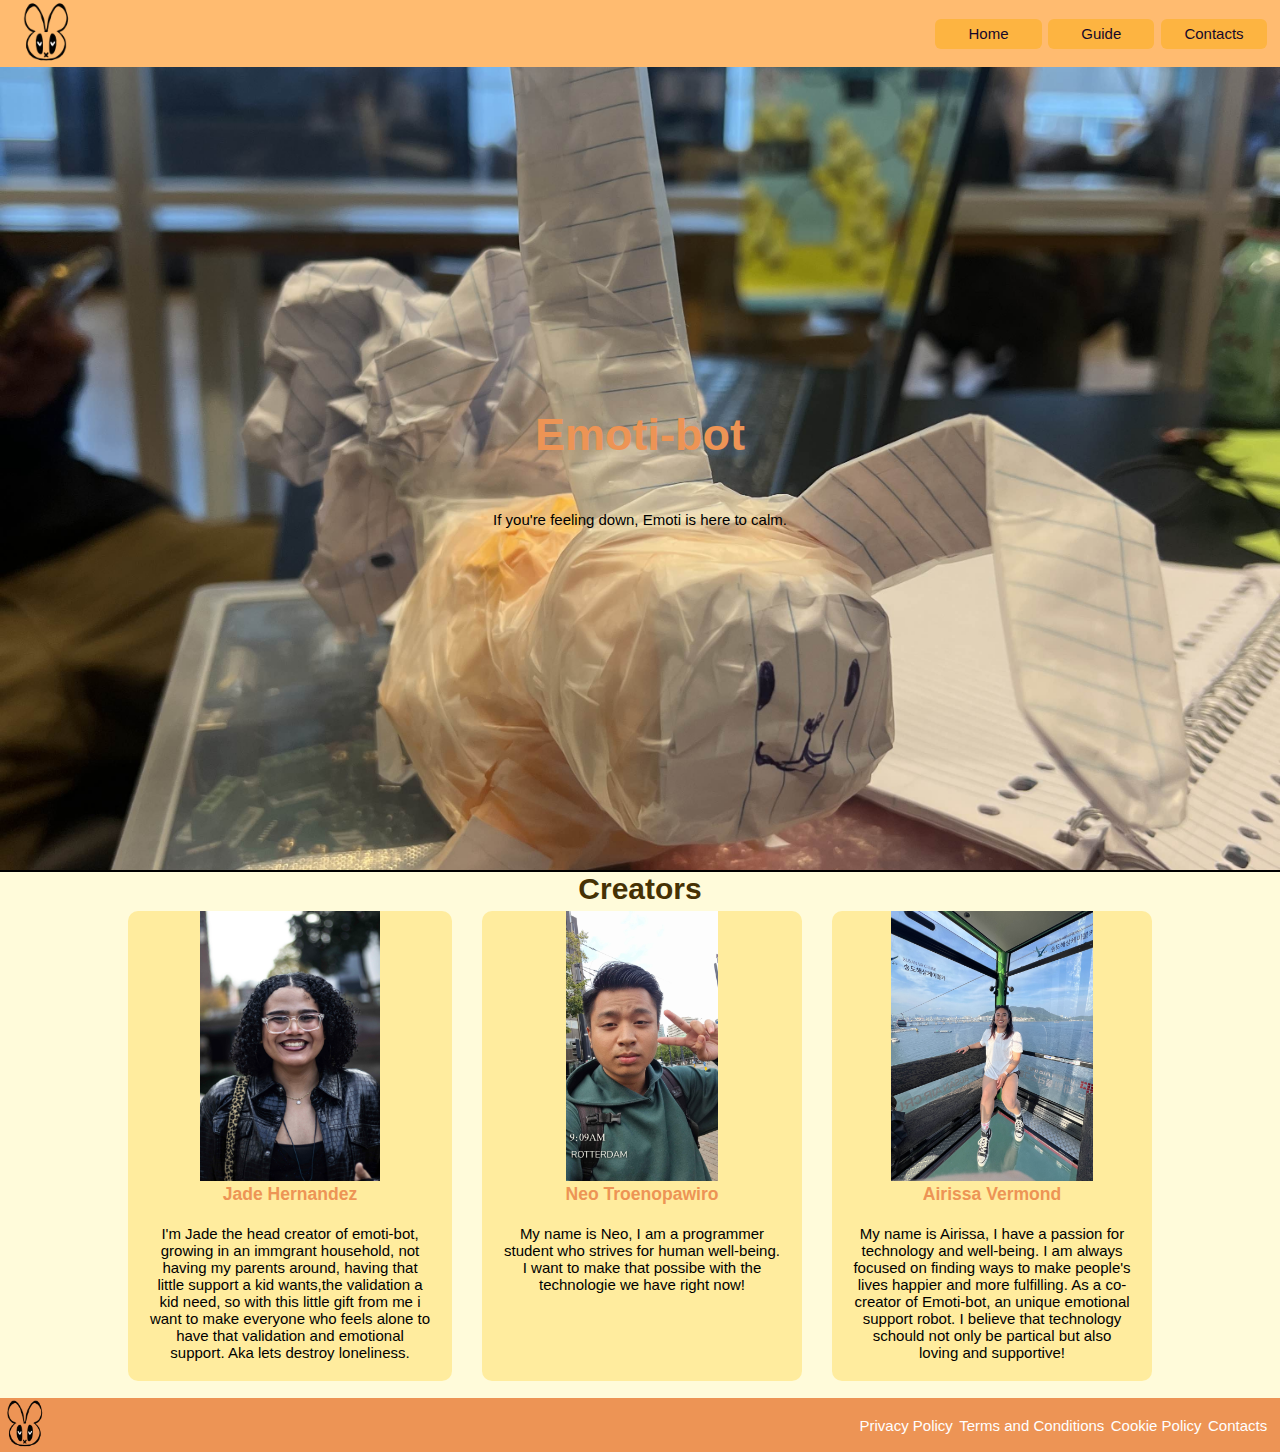
<file: index.html>
<!DOCTYPE html>
<html lang="en">

<head>
    <meta charset="UTF-8">
    <meta name="viewport" content="width=device-width, initial-scale=1.0">
    <title>Emoti-bot</title>
    <link rel="stylesheet" href="./CSS/style.css">

</head>

<body>
    <nav>

        <div class="logo">
            <img src="img/logo.png" alt="logo">
        </div>
        <div class="links">
            <div class="a-center">
                <a href="index.html">Home</a>
            </div>
            <div class="a-center">
                <a href="guide.html">Guide</a>
            </div>
            <div class="a-center">
                <a href="contacts.html">Contacts</a>
            </div>
        </div>

    </nav>

    <header id="header-index">
        <h1> Emoti-bot </h1>
        <p> If you're feeling down, Emoti is here to calm. </p>
    </header>

    <main>

        <h2> Creators</h2>

        <section class="creators">

            <div class="articles">
                <div class="creator-img">
                    <img src="img/Jade.jpg" alt="Jade">
                </div>
                <div class="creator-h3">
                    <h3>Jade Hernandez</h3>
                </div>
                <div class="ceator-p">
                    <p>
                        I'm Jade the head creator of emoti-bot, growing in an immgrant household, not having my parents
                        around, having that little support a kid wants,the validation a kid need, so with this little
                        gift from
                        me i want to make everyone who feels alone to have that validation and emotional support. Aka
                        lets destroy loneliness.
                    </p>
                </div>
            </div>


            <div class="articles">

                <div class="creator-img">
                    <img src="img/Neo2.jpg" alt="Neo">
                </div>
                <div class="creator-h3">
                    <h3> Neo Troenopawiro</h3>
                </div>
                <div class="ceator-p">
                    <p> My name is Neo, I am a programmer student who strives for human well-being. I want to make that
                        possibe
                        with
                        the technologie we have right now!
                    </p>
                </div>

            </div>

            <div class="articles">
                <div class="creator-img">
                    <img src="img/Airissa-foto.jpg" alt="Airissa">
                </div>
                <div class="creator-h3">
                    <h3> Airissa Vermond</h3>
                </div>
                <div class="ceator-p">
                    <p> My name is Airissa, I have a passion for technology and well-being. I am always focused on
                        finding
                        ways
                        to
                        make people's lives happier and more fulfilling. As a co-creator of Emoti-bot, an unique
                        emotional
                        support
                        robot. I believe that technology schould not only be partical but also loving and supportive!
                    </p>
                </div>
            </div>
        </section>

    </main>
    <br> <!--  kan met padding of margin -->
    <footer>

            <div class="logo-footer">
                <img src="img/logo.png" alt="logo">
            </div>
            <div class="links-footer">
                <div class="a-center-footer">
                    <a href="privacy">Privacy Policy</a>
                </div>
                <div class="a-center-footer">
                    <a href="Terms">Terms and Conditions</a>
                </div>
                <div class="a-center-footer">
                    <a href="cookie">Cookie Policy</a>
                </div>
                <div class="a-center-footer">
                    <a href="contacts.html">Contacts</a>
                </div>
            </div>

    </footer>
</body>

</html>
</file>
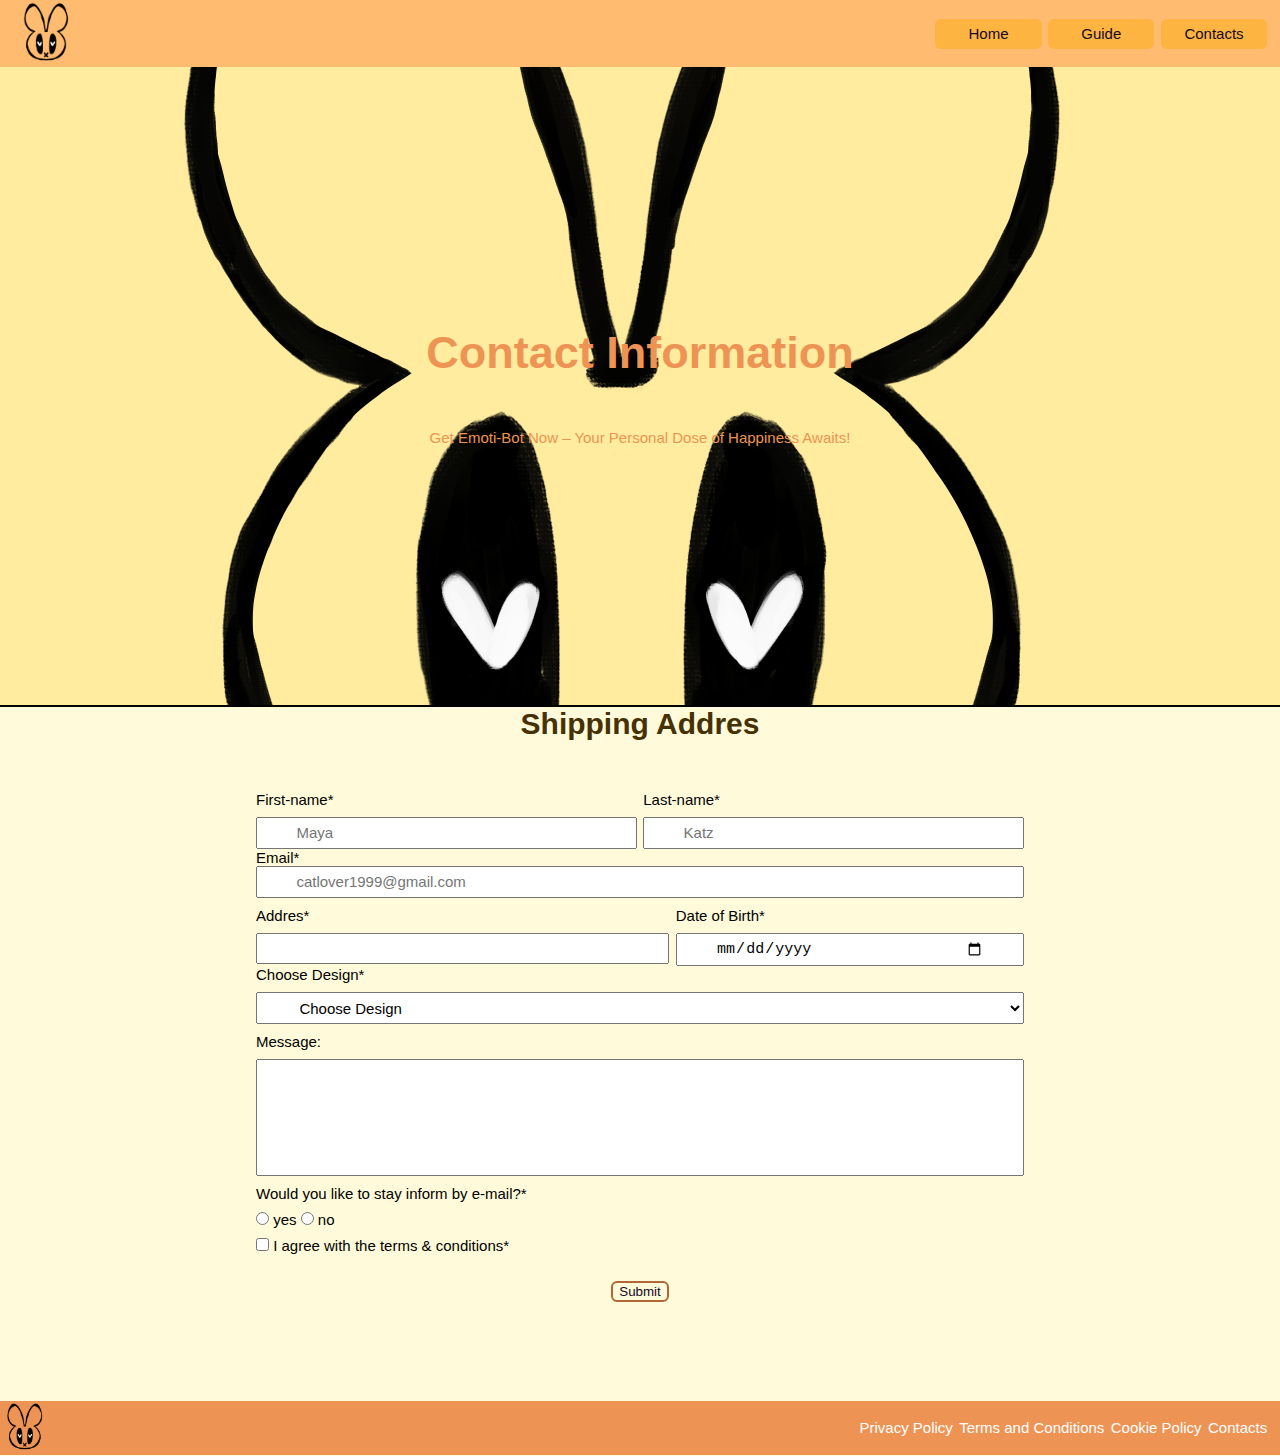
<file: contacts.html>
<!DOCTYPE html>
<html lang="en">

<head>
    <meta charset="UTF-8">
    <meta name="viewport" content="width=device-width, initial-scale=1.0">
    <title>Emoti-bot</title>
    <link rel="stylesheet" href="./CSS/style.css">

</head>

<body>
    <nav>

        <div class="logo">
            <img src="img/logo.png" alt="logo">
        </div>
        <div class="links">
            <div class="a-center">
                <a href="index.html">Home</a>
            </div>
            <div class="a-center">
                <a href="guide.html">Guide</a>
            </div>
            <div class="a-center">
                <a href="contacts.html">Contacts</a>
            </div>
        </div>

    </nav>
    <header id="header-contacts">
        <h1>Contact Information</h1>
        <p>Get Emoti-Bot Now – Your Personal Dose of Happiness Awaits!</p>
    </header>

    <main>

        <h2 class="Form">Shipping Addres</h2>
        <form action="thank-you.html">
            <div class="form">
                <div class="form-row">
                    <div class="form-column">
                        <label for="first-name"> First-name*</label>
                        <input type="text" name="first-name" id="first-name" placeholder="Maya" required>
                    </div>
                    <div class="form-column">
                        <label for="last-name">Last-name*</label>
                        <input type="text" name="last-name" id="last-name" placeholder="Katz" required>
                    </div>
                </div>
                <div class="form-row-email">
                    <label for="email">Email*</label>
                    <input type="email" id="email" name="email" placeholder="catlover1999@gmail.com" required>
                </div>
                <div class="form-row">
                    <div class="form-column">
                        <label for="addres">Addres*</label>
                        <input type="text" name="addres" id="addres" required>
                    </div>
                    <div class="form-column">
                        <label for="dob">Date of Birth*</label>
                        <input type="date" id="dob" name="dob" required>
                    </div>
                </div>
                <div class="form-column">
                    <label for="cat">Choose Design*</label>
                    <select id="cat" name="cat" required>
                        <option value="" disabled selected>Choose Design</option>
                        <option value="Sphynx">Cat</option>
                        <option value="Orange-Cat">Bunny</option>
                        <option value="mainCoon">Turtle</option>
                    </select>
                    <label for="message">Message:</label>
                    <input type="text" name="message" id="message">
                </div>
                <div class="form-column">
                    <div class="form-column-last">
                        <label for="catlover">Would you like to stay inform by e-mail?*
                        </label>
                        <div class="form-row-last">
                            <input type="radio" id="catlover" name="lovingcats" value="catlover">
                            <label for="catlover">yes</label>
                            <input type="radio" id="cathater" name="lovingcats" value="cathater">
                            <label for="cathater">no</label>
                        </div>
                    </div>
                    <div class="form-row-last">
                        <input type="checkbox" id="terms&conditions" name="terms&conditions" value="terms&conditions"
                            required>
                        <label for="cat"> I agree with the terms & conditions*</label>
                    </div>
                </div>
                <div class="form-button">
                    <button type="submit" id="form-button">Submit</button>
                </div>
            </div>
        </form>
    </main>

    <footer>

        <div class="logo-footer">
            <img src="img/logo.png" alt="logo">
        </div>
        <div class="links-footer">
            <div class="a-center-footer">
                <a href="privacy">Privacy Policy</a>
            </div>
            <div class="a-center-footer">
                <a href="Terms">Terms and Conditions</a>
            </div>
            <div class="a-center-footer">
                <a href="cookie">Cookie Policy</a>
            </div>
            <div class="a-center-footer">
                <a href="contacts.html">Contacts</a>
            </div>
        </div>

</footer>
</body>

</html>
</file>
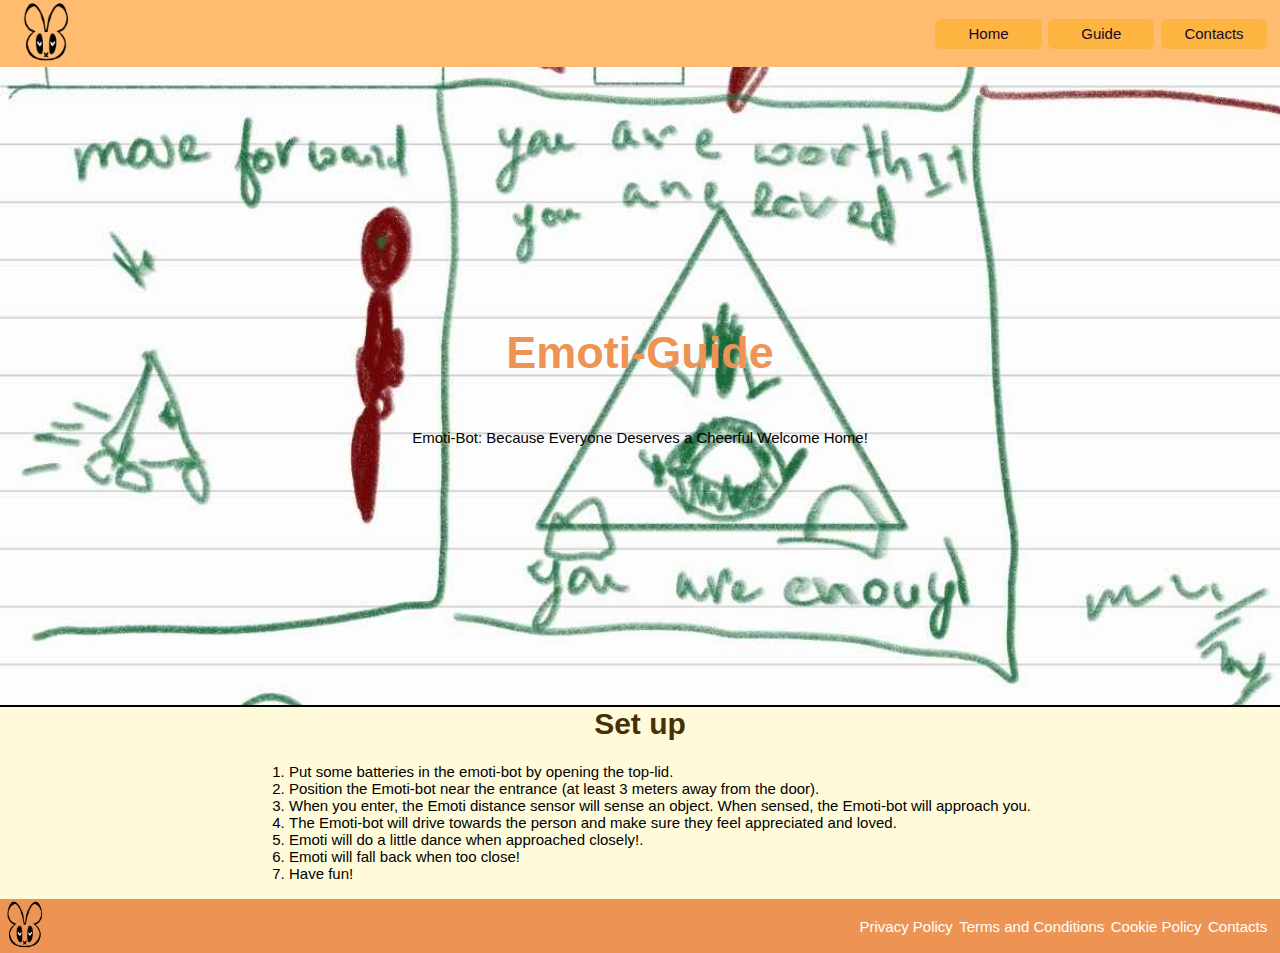
<file: guide.html>
<!DOCTYPE html>
<html lang="en">

<head>
    <meta charset="UTF-8">
    <meta name="viewport" content="width=device-width, initial-scale=1.0">
    <title>Emoti-bot</title>
    <link rel="stylesheet" href="./CSS/style.css">

</head>

<body>
    <nav>

        <div class="logo">
            <img src="img/logo.png" alt="logo">
        </div>
        <div class="links">
            <div class="a-center">
                <a href="index.html">Home</a>
            </div>
            <div class="a-center">
                <a href="guide.html">Guide</a>
            </div>
            <div class="a-center">
                <a href="contacts.html">Contacts</a>
            </div>
        </div>

    </nav>
    <header id="header-guide">
        <h1> Emoti-Guide </h1>
        <p>Emoti-Bot: Because Everyone Deserves a Cheerful Welcome Home!</p>
    </header>

    <main>

        <h2> Set up </h2>
        <br>

        <section id="set-up">
            <!-- list HTML  -->
            <ol>
                <li>Put some batteries in the emoti-bot by opening the top-lid.</li>
                <li>Position the Emoti-bot near the entrance (at least 3 meters away from the door).</li>
                <li>When you enter, the Emoti distance sensor will sense an object. When sensed, the Emoti-bot will approach you.</li>
                <li>The Emoti-bot will drive towards the person and make sure they feel appreciated and loved.</li>
                <li>Emoti will do a little dance when approached closely!.</li>
                <li>Emoti will fall back when too close!</li>
                <li>Have fun!</li>
            </ol>

        </section>
    </main>
    <br>
    <footer>

        <div class="logo-footer">
            <img src="img/logo.png" alt="logo">
        </div>
        <div class="links-footer">
            <div class="a-center-footer">
                <a href="privacy">Privacy Policy</a>
            </div>
            <div class="a-center-footer">
                <a href="Terms">Terms and Conditions</a>
            </div>
            <div class="a-center-footer">
                <a href="cookie">Cookie Policy</a>
            </div>
            <div class="a-center-footer">
                <a href="contacts.html">Contacts</a>
            </div>
        </div>

    </footer>
</body>

</html>
</file>
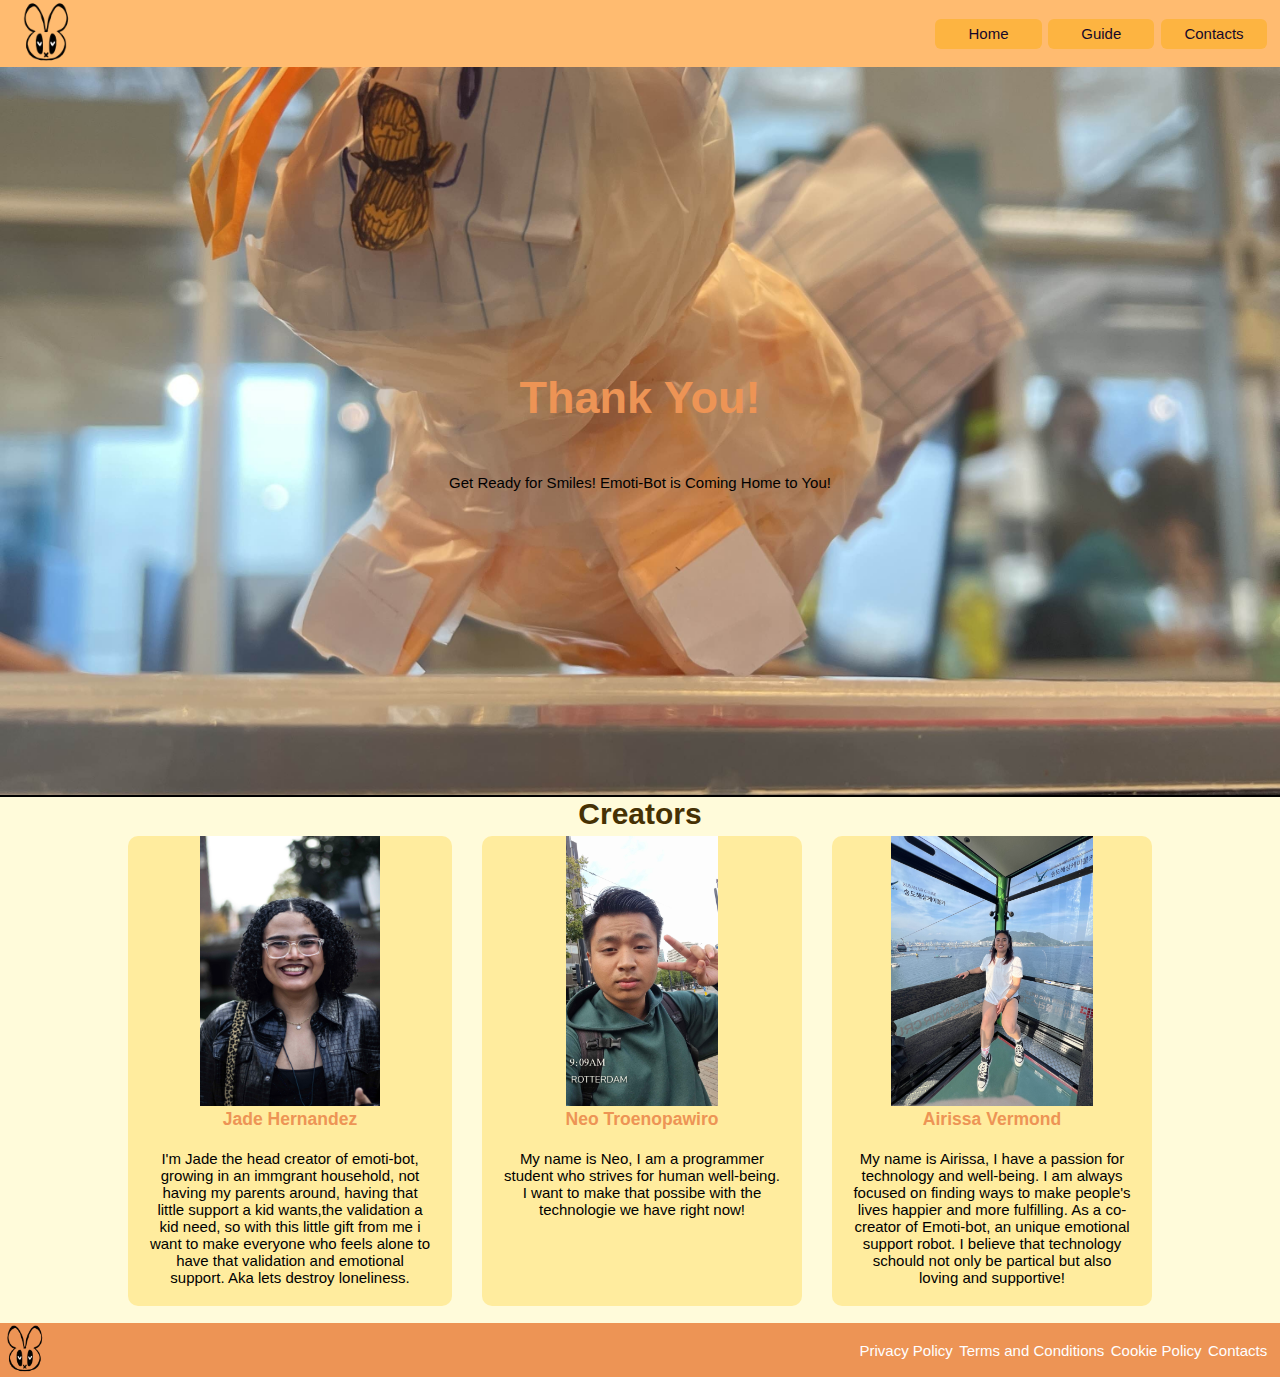
<file: thank-you.html>
<!DOCTYPE html>
<html lang="en">
<head>
    <meta charset="UTF-8">
    <meta name="viewport" content="width=device-width, initial-scale=1.0">
    <title>Thank you!</title>
    <link rel="stylesheet" href="./CSS/style.css">

</head>

<body>
    <nav>
        
        <div class="logo">
            <img src="img/logo.png" alt="logo">
        </div>
        <div class="links">
            <div class="a-center">
                <a href="index.html">Home</a>
            </div>
            <div class="a-center">
                <a href="guide.html">Guide</a>
            </div>
            <div class="a-center">
                <a href="contacts.html">Contacts</a>
            </div>
        </div>
    
</nav>

    <header id="header-thankyou">
        <h1>Thank You! </h1>
        <p>Get Ready for Smiles! Emoti-Bot is Coming Home to You! </p>
    </header>

    <main>

        <h2> Creators</h2>

        <section class="creators">

            <div class="articles">
                <div class="creator-img">
                    <img src="img/Jade.jpg" alt="Jade">
                </div>
                <div class="creator-h3">
                    <h3>Jade Hernandez</h3>
                </div>
                <div class="ceator-p">
                    <p>
                        I'm Jade the head creator of emoti-bot, growing in an immgrant household, not having my parents
                        around, having that little support a kid wants,the validation a kid need, so with this little
                        gift from
                        me i want to make everyone who feels alone to have that validation and emotional support. Aka
                        lets destroy loneliness.
                    </p>
                </div>
            </div>


            <div class="articles">

                <div class="creator-img">
                    <img src="img/Neo2.jpg" alt="Neo">
                </div>
                <div class="creator-h3">
                    <h3> Neo Troenopawiro</h3>
                </div>
                <div class="ceator-p">
                    <p> My name is Neo, I am a programmer student who strives for human well-being. I want to make that
                        possibe
                        with
                        the technologie we have right now!
                    </p>
                </div>

            </div>

            <div class="articles">
                <div class="creator-img">
                    <img src="img/Airissa-foto.jpg" alt="Airissa">
                </div>
                <div class="creator-h3">
                    <h3> Airissa Vermond</h3>
                </div>
                <div class="ceator-p">
                    <p> My name is Airissa, I have a passion for technology and well-being. I am always focused on
                        finding
                        ways
                        to
                        make people's lives happier and more fulfilling. As a co-creator of Emoti-bot, an unique
                        emotional
                        support
                        robot. I believe that technology schould not only be partical but also loving and supportive!
                    </p>
                </div>
            </div>
        </section>

    </main>
    <br>
    <footer>

        <div class="logo-footer">
            <img src="img/logo.png" alt="logo">
        </div>
        <div class="links-footer">
            <div class="a-center-footer">
                <a href="privacy">Privacy Policy</a>
            </div>
            <div class="a-center-footer">
                <a href="Terms">Terms and Conditions</a>
            </div>
            <div class="a-center-footer">
                <a href="cookie">Cookie Policy</a>
            </div>
            <div class="a-center-footer">
                <a href="contacts.html">Contacts</a>
            </div>
        </div>

</footer>
</body>

</html>
</file>
<file: CSS/style.css>
* {
    /* outline: 2px solid red; */
    margin: 0px;
    /* padding: 0; */
    box-sizing: border-box;
}

html {
    font-size: 15px;
}

body {
    background-color: #FFFBDA;
    font-family: 'Nunito', sans-serif;
}

nav {
    /* img {} */
    display: flex;
    justify-content: space-evenly;

}

.logo {
    flex: 1;
    margin-left: 15px;
}

nav img {
    width: 5vw;
}

nav a {
    text-decoration: none;
    color: white;
}


.links,
.links-footer {
    display: flex;

    align-content: center;
    align-items: center;
    gap: 0.5vw;
    margin-right: 1vw;

}

.links a {
    display: flex;
    justify-content: center;
    align-items: center;
    text-align: center;

    padding: 0.5vh 4vw;
    width: 1.5vw;
    color: rgb(21, 8, 41);

    border: solid;
    border-color: transparent;
    border-width: 2px;
    border-radius: 6px;
    background-color: rgb(253, 180, 65);


    transition: background-color 0.5s ease, color 0.3s ease, transform 0.3s ease;
}



.links a:hover {
    background-color: rgb(245, 150, 50);
    color: bisque;
    cursor: pointer;
    transform: scale(1.05);
}

h1 {
    font-size: 3rem;
}

h2,
h3 {
    font-size: 2, 5rem;
}

h1,
h2,
h3 {
    color: #ED9455;
    font-family: 'Poppins', sans-serif;
}

h2 {
    display: flex;
    justify-content: center;
    margin-bottom: 5px;
}


#set-up {
    display: flex;
    justify-content: center;
    /* border-bottom: 2px solid black; */
}

nav {
    background-color: #FFBB70;
}

#header-index {
    display: flex;
    flex-direction: column;
    align-items: center;
    justify-content: center;
    /* align-content: center; */
    gap: 50px;
    /* padding: 100px 200px; */
    border-bottom: 2px solid black;
    min-height: calc(90vh - 5px);
    background-image: url(../img/prototyope.jpg);
    background-repeat: no-repeat;
    background-size: cover;
    background-position: center;
    /* max-height: 50vh;
    max-width: 80vw ; */
}

#header-thankyou {
    display: flex;
    flex-direction: column;
    align-items: center;
    justify-content: center;
    /* align-content: center; */
    gap: 50px;
    /* padding: 100px 200px; */
    border-bottom: 2px solid black;
    min-height: calc(90vh - 80px);
    background-image: url(../img/robot2.jpg);
    background-repeat: no-repeat;
    background-size: cover;
    background-position: center;
}

#header-guide {
    display: flex;
    flex-direction: column;
    align-items: center;
    justify-content: center;
    /* align-content: center; */
    gap: 50px;
    /* gap: 50px; */
    /* padding: 100px 200px; */
    border-bottom: 2px solid black;
    min-height: calc(80vh - 80px);
    background-image: url(../img/storybord.jpg);
    background-repeat: no-repeat;
    background-size: cover;
    background-position: center;
}

#header-contacts {
    p {
        color: #ED9455;
    }

    background-color: #FFEC9E;
    display: flex;
    flex-direction: column;
    align-items: center;
    justify-content: center;
    /* align-content: center; */
    gap: 50px;
    /* padding: 100px 200px; */
    border-bottom: 2px solid black;
    min-height: calc(80vh - 80px);
    background-image: url(../img/logo.png);
    background-repeat: no-repeat;
    background-size: cover;
    background-position: center;
}

.creators {
    display: flex;
    width: 80vw;
    margin: 0 auto;
    text-align: center;
    gap: 30px;

}

.articles {
    min-width: 25vw;
    background-color: #FFEC9E;

}

article img {
    border-radius: 5px;
}

.ceator-p {
    padding: 20px;
}

/*  transition  */
.articles {
    min-width: 25vw;
    background-color: #FFEC9E;
    transition: transform 0.3s ease, box-shadow 0.3s ease;
    /* Voeg een zachte randradius toe */
    border-radius: 10px;
}

/* Hover-effect op creators */
.articles:hover {
    transform: scale(1.05);
    /* Vergroot lichtjes bij hover */
    box-shadow: 0 4px 15px rgba(0, 0, 0, 0.2);
    /* Voeg schaduw toe */
}

/* Extra styling voor afbeelding bij hover */
.articles:hover .creator-img img {
    transform: scale(1);
    /* Zoom-in effect op afbeelding */
    transition: transform 0.3s ease;
    /* Zorgt ervoor dat het effect soepel is */
}

/* Zorg ervoor dat de tekst niet te dichtbij de randen komt */
.ceator-p {
    padding: 20px;
    transition: color 0.3s ease;
}

/* Kleurverandering van de tekst bij hover */
.articles:hover .ceator-p p {
    color: #ED9455;
    /* Verander de tekstkleur bij hover */
}

/*  */
main {
    display: flex;
    flex-direction: column;
}

main img {
    width: 100%;
    height: 30vh;
    object-fit: contain
}

/* CSS jade form*/
h2 {
    font-size: 2rem;
    color: rgb(70, 49, 4);
}

input,
select {
    padding: 0.6vh 3vw;
    font-size: 1rem;
    text-align: left;
    margin-left: 0;
}

select {
    padding: 0.6vh 3vw;
    font-size: 1rem;
}

.form-header {
    display: flex;
    flex-direction: column;
    justify-content: center;
    align-items: center;
    padding: 10vh 0 10vh 0;
}

form {
    display: flex;
    flex-direction: column;
    align-items: center;
}

.form {
    display: flex;
    flex-direction: column;
    min-width: 60vw;
    margin: 4vh 0 8vh 0;
}

.form-row {
    display: flex;
    gap: 0.5vw;
    margin-top: 1vh;
    align-content: stretch;
}

.form-row-email {
    display: flex;
    flex-direction: column;
}

.form-column-last {
    display: flex;
    flex-direction: column;
    align-items: start;
    gap: 1vh;
    margin-top: 1vh;
}

.form-column {
    display: flex;
    flex-direction: column;
    align-items: stretch;
    flex-grow: calc(1);
    gap: 1vh;
}

#message {
    padding-bottom: 10vh;
}

.form-button {
    display: flex;
    display: flex;
    align-self: center;
    margin: 3vh 0;
}

#form-button {
    /* padding: 1vh 20vw; */
    color: rgb(21, 8, 41);
    border: solid;
    border-color: rgb(178, 104, 54);
    border-width: 2px;
    border-radius: 6px;
    background-color: transparent;
}

.form-button:hover {
    background-color: rgb(218, 139, 30);
    color: rgb(22, 13, 2);
    border: solid;
    border-color: transparent;
    border-width: 2px;
    border-radius: 6px;
    cursor: pointer;
}


footer {
    background-color: #ED9455;
    display: flex;

}

/* links-footer {
    gap: 15vw;
} */
footer img {
    width: 4vw;
}

footer .logo-footer {
    flex: 1;
}

footer a {
    /* margin-right: 15px; */
    text-decoration: none;
    color: white;

}


/* @media jade */

@media (width <=800px) {

    /* .a-links {
        display: flex;
        align-self: center;

    } */

    .a-center {
        /* background-color: #d28d43;
        border: 2px solid #a56b2d;
        width: 100vw;
        height: 4vh; */
        display: flex;
        justify-content: center;
        /* padding: 5vh 5vw;   */
        width: 5vw;
        
        /* padding: none; */
    }

    .logo {
        flex: none;
    }

    nav {
        img {
            width: 10vw;
            justify-content: center;
        }

        height: 60vw;
        display: flex;
        flex-direction: column;
        align-items: center;
        font-size: 1rem;
    }

    .links {
        /* gap: 15px; */
        display: flex;
        flex-direction: column;
        justify-content: center;
        gap: 2vw;
        max-width:fit-content;

        a {
            border-width: 4vw 40vw;
            padding: none;
        }

    }

    header {
        padding: 15vw;
        display: flex;
        /* align-items: stretch; */
        justify-content: center;
    }

    .creators {
        flex-direction: column;
        align-items: center;
        width: 90vw;
    }

    .form {
        min-width: 90vw;

    }

    .form-row {
        display: flex;
        flex-direction: column;
        gap: 0.5vw;
        justify-content: space-between;
        margin-top: 1vh;

    }

    footer {
        height: 10vh;
    }

    #footer-section {
        display: flex;
        justify-content: center;
    }

    .a-center-footer {
        a {
            color: rgb(70, 49, 4);
        }

    }

    .a-center-footer a:hover {

        color: rgb(241, 237, 233);
        cursor: pointer;

    }

    .logo-footer img {
        width: 10vw;
        display: flex;
        justify-content: center;

    }

    /* .a-links {
        display: flex;
        align-self: center;

    } */

    .a-center-footer {
        /* background-color: #d28d43;
        border: 2px solid #a56b2d;
        width: 100vw;
        height: 4vh; */
        display: flex;
        justify-content: center;

        /* padding: 5vh 5vw;   */
        min-width: 5vw;
    }

    .logo-footer {
        flex: none;
    }

    footer .logo-footer {
        flex: none;
        /* margin-bottom: 3vw; */
    }

    footer {
        img {
            margin-top: 2vw;
            width: 10vw;
            justify-content: center;
        }

        gap: 5vw;
        height: 25vh;
        display: flex;
        flex-direction: column;
        align-items: center;
        font-size: 1rem;
    }

    .links-footer {
        /* gap: 15px; */
        display: flex;
        flex-direction: column;
        justify-content: center;
        gap: 5vw;
        margin-right: none;

        a {
            border-width: 4vw 40vw;
        }
    }


}

@media (orientation: portrait) {

    .form {
        min-width: 90vw;

    }

    .form-row {
        display: flex;
        flex-direction: column;
        gap: 0.5vw;
        justify-content: space-between;
        margin-top: 1vh;

    }

    .header-p {
        max-width: 60vh;

    }

}
</file>
